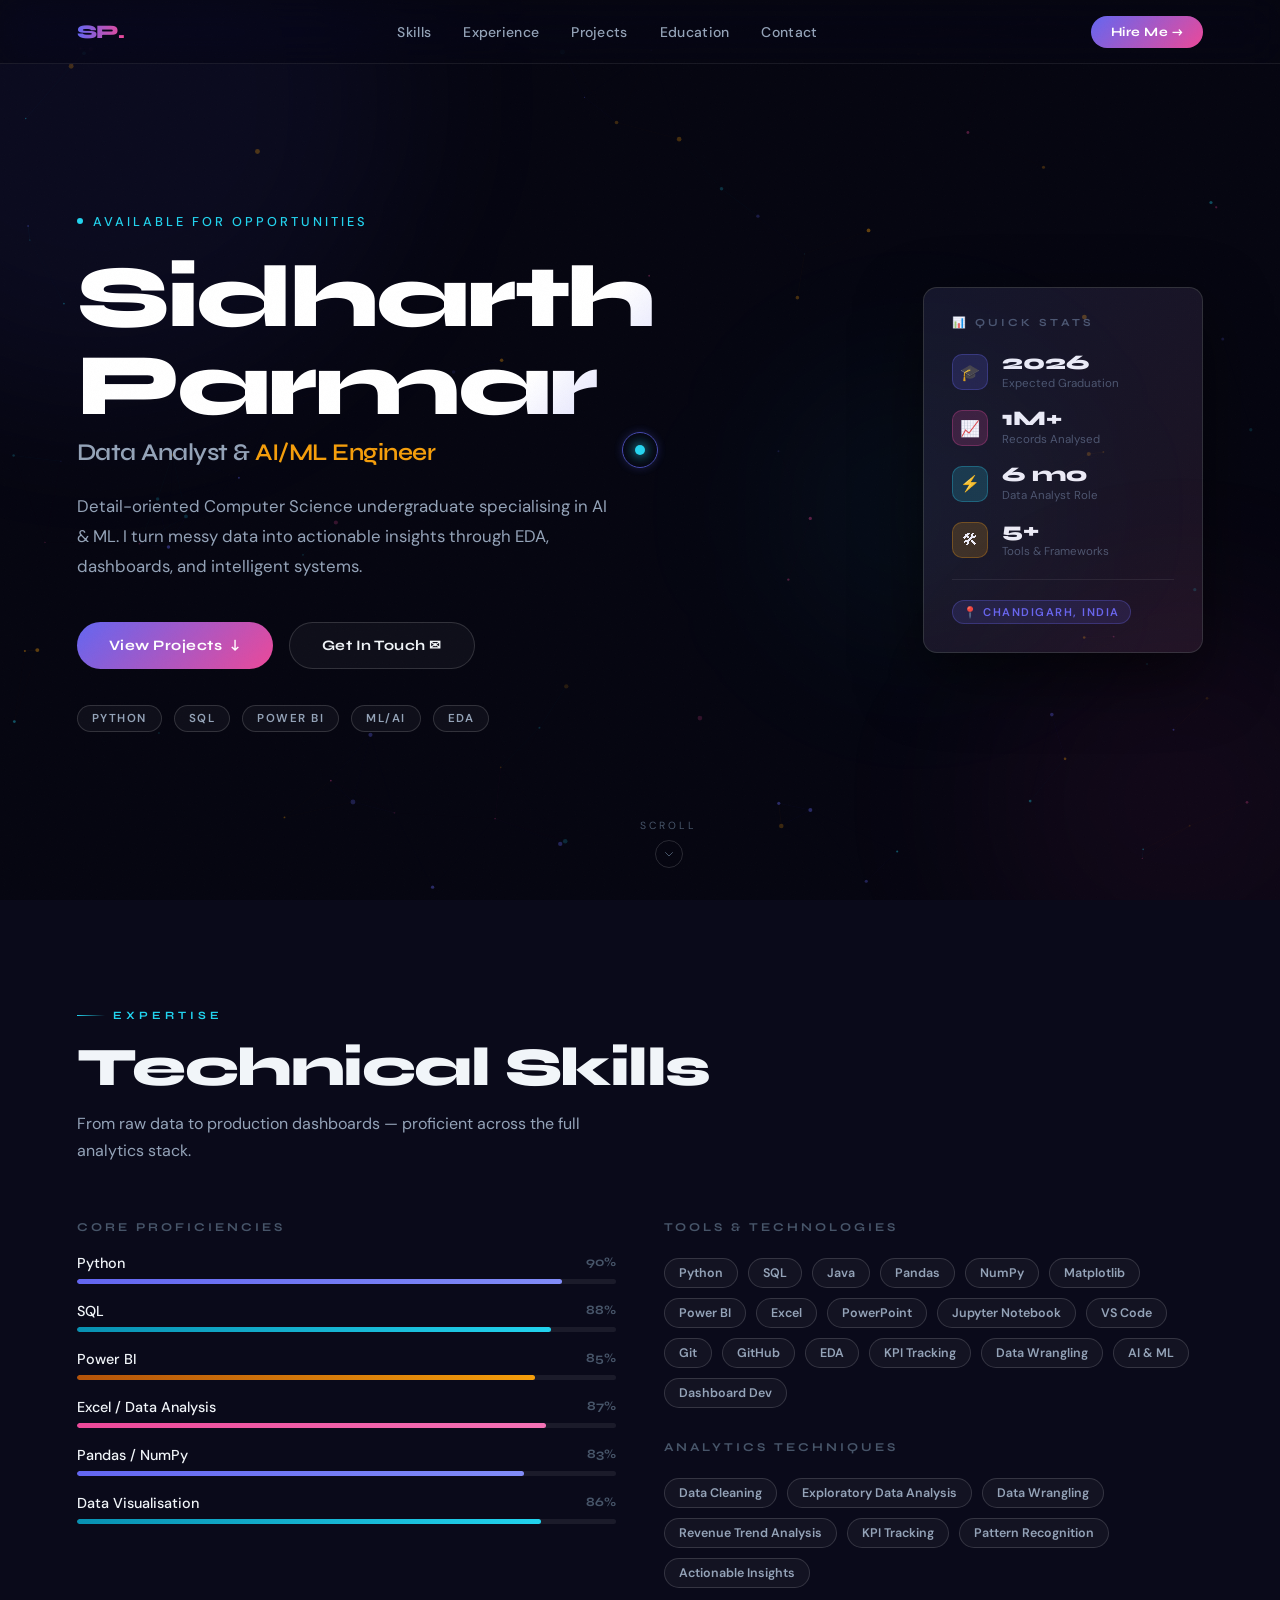
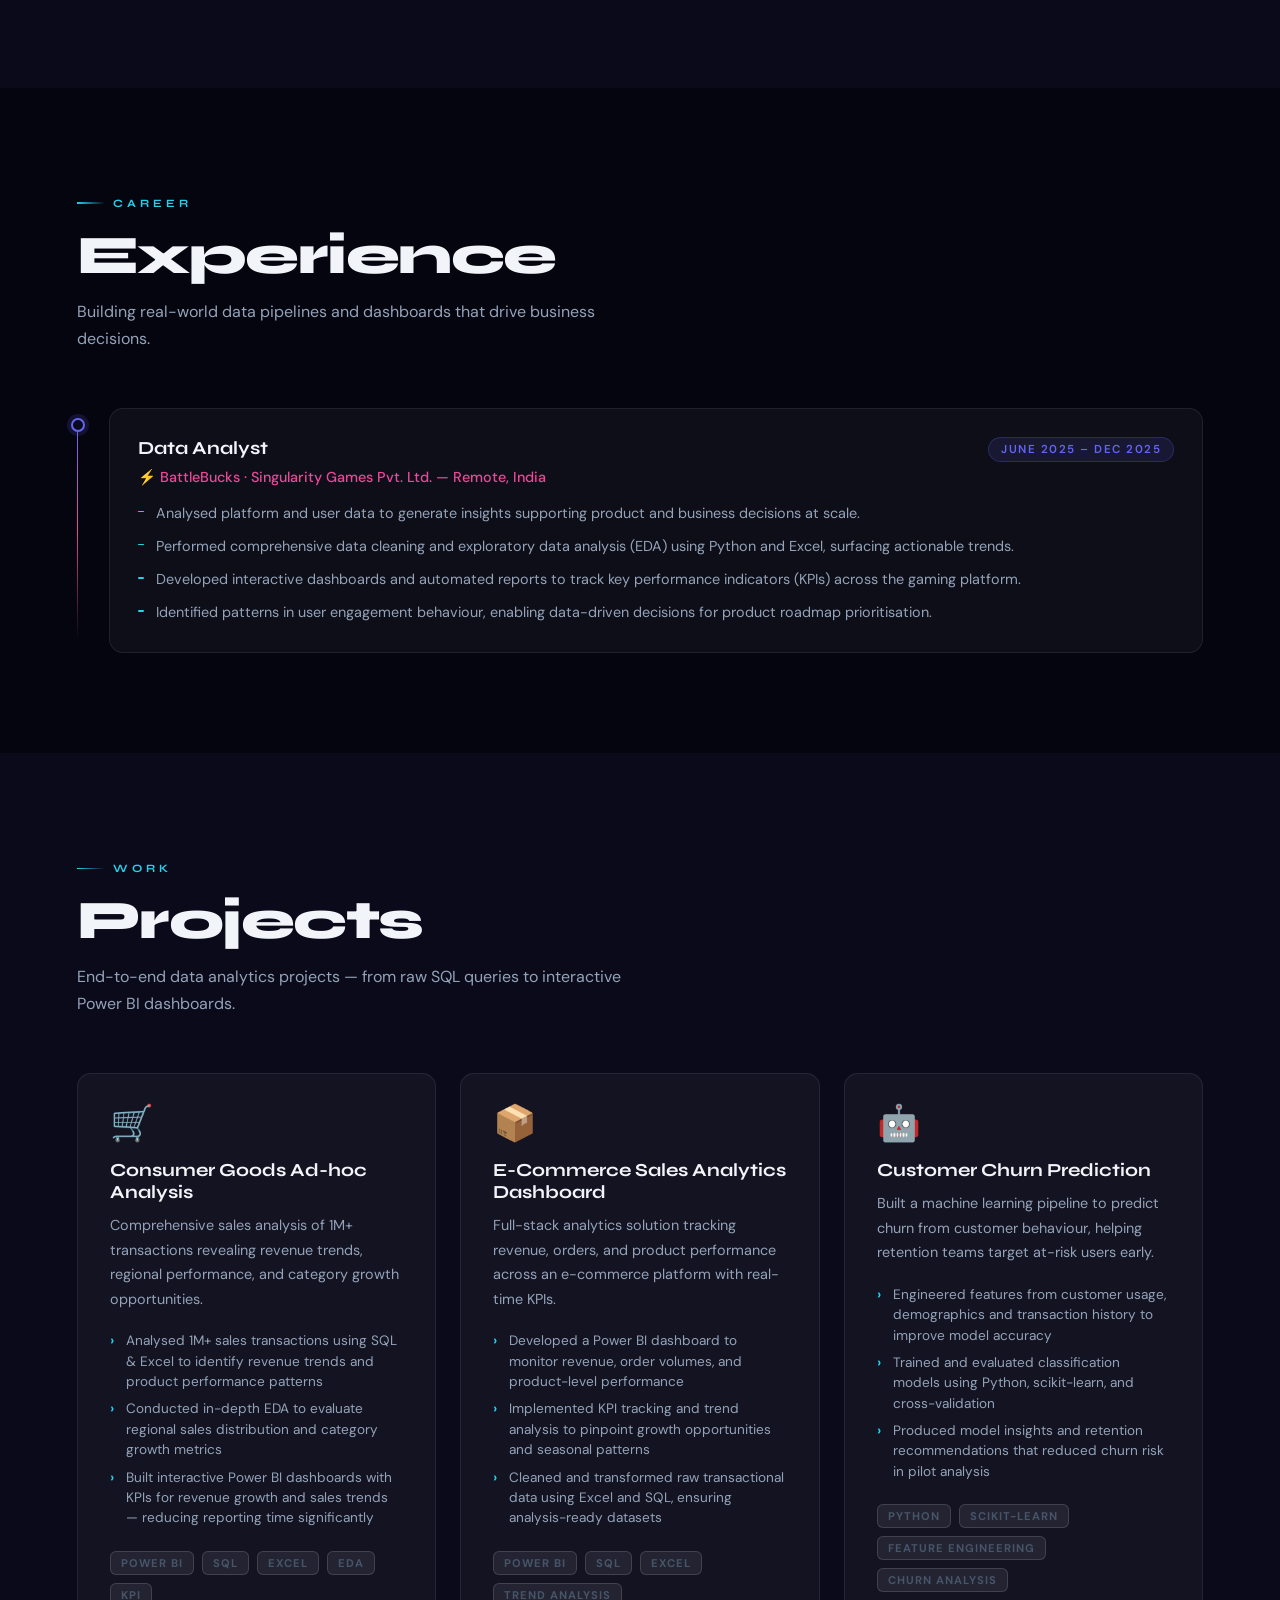
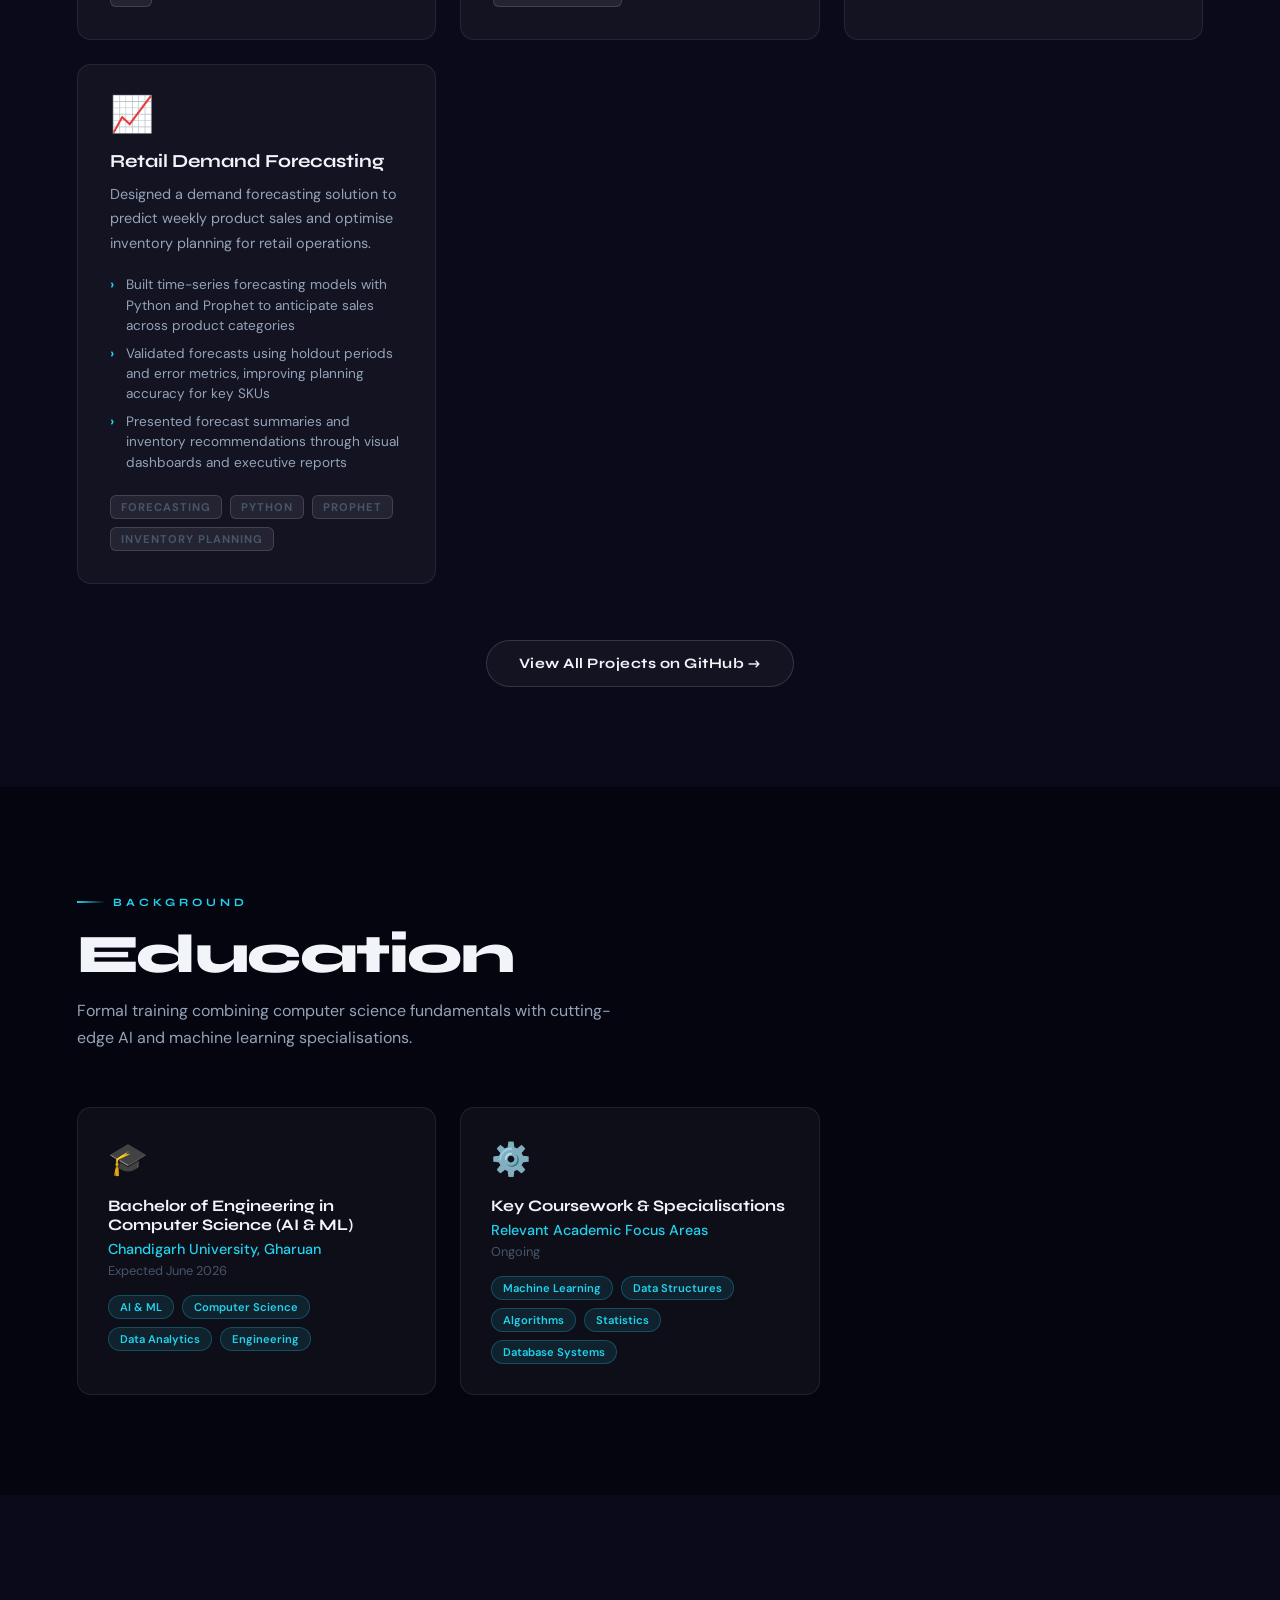
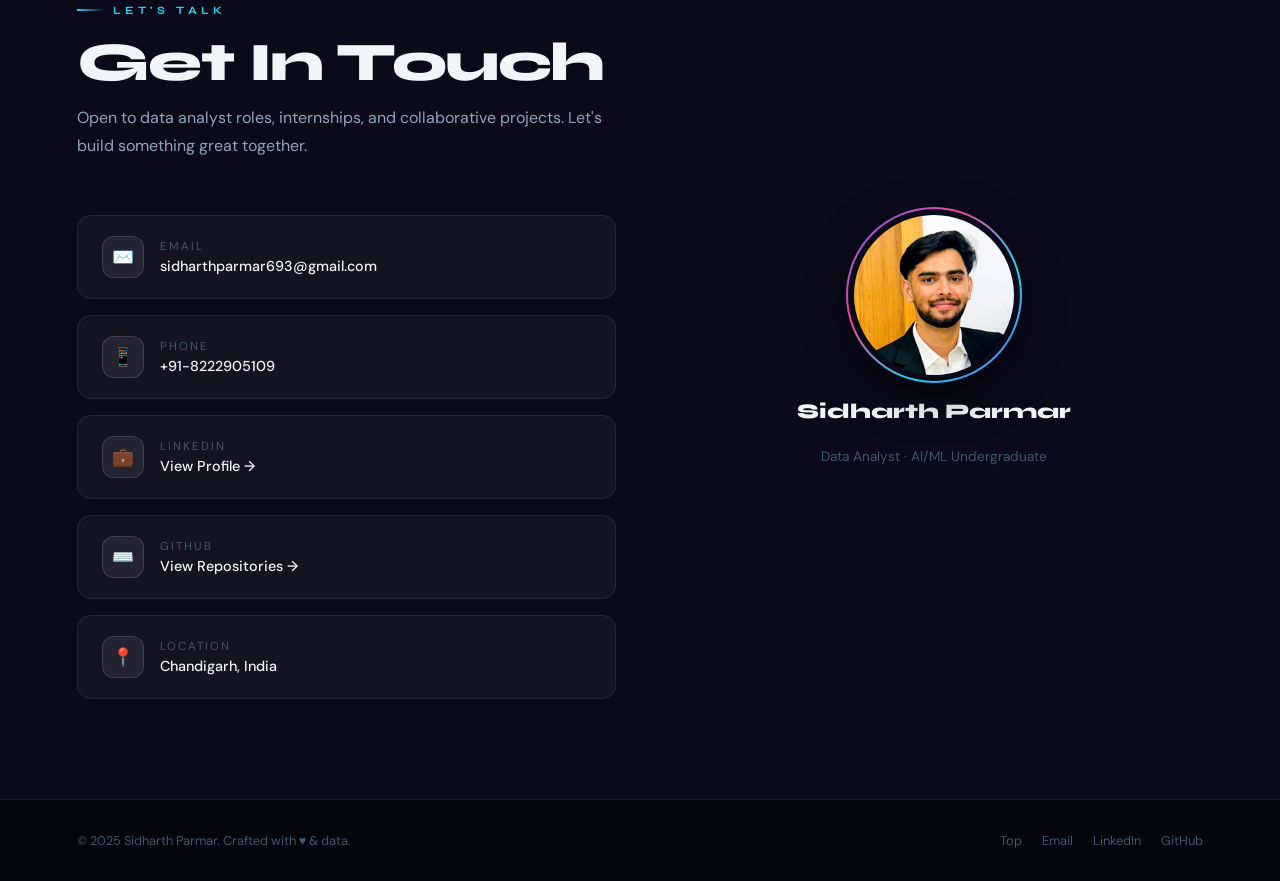
<file: port.html>
<!DOCTYPE html>
<html lang="en">
<head>
<meta charset="UTF-8"/>
<meta name="viewport" content="width=device-width,initial-scale=1.0"/>
<title>Sidharth Parmar — Data Analyst & AI/ML Engineer</title>
<link rel="preconnect" href="https://fonts.googleapis.com"/>
<link rel="preconnect" href="https://fonts.gstatic.com" crossorigin/>
<link href="https://fonts.googleapis.com/css2?family=Syne:wght@400;500;600;700;800&family=DM+Sans:ital,wght@0,300;0,400;0,500;0,600;1,300&display=swap" rel="stylesheet"/>
<style>
/* ============================================================
   CSS VARIABLES & RESET
============================================================ */
:root{
  --indigo:#6366f1; --indigo-dim:#4338ca; --indigo-glow:rgba(99,102,241,.35);
  --pink:#ec4899;   --pink-dim:#be185d;   --pink-glow:rgba(236,72,153,.3);
  --cyan:#22d3ee;   --cyan-dim:#0891b2;   --cyan-glow:rgba(34,211,238,.3);
  --amber:#f59e0b;  --amber-dim:#b45309;  --amber-glow:rgba(245,158,11,.3);
  --bg:#050510; --bg2:#0a0a1a; --bg3:#0f0f22;
  --surface:rgba(255,255,255,.04); --surface2:rgba(255,255,255,.07);
  --border:rgba(255,255,255,.08); --border2:rgba(255,255,255,.14);
  --text:#f1f5f9; --text2:#94a3b8; --text3:#475569;
  --font-display:'Syne',sans-serif; --font-body:'DM Sans',sans-serif;
  --r:14px; --trans:.3s cubic-bezier(.4,0,.2,1);
}
*,::before,::after{margin:0;padding:0;box-sizing:border-box}
html{scroll-behavior:smooth;font-size:16px}
body{
  background:var(--bg); color:var(--text); font-family:var(--font-body);
  overflow-x:hidden; cursor:none; min-height:100vh;
}
::selection{background:var(--indigo);color:#fff}
 
/* ============================================================
   SCROLLBAR
============================================================ */
::-webkit-scrollbar{width:5px}
::-webkit-scrollbar-track{background:var(--bg2)}
::-webkit-scrollbar-thumb{
  background:linear-gradient(180deg,var(--indigo),var(--pink));
  border-radius:10px;
}
 
/* ============================================================
   NOISE OVERLAY
============================================================ */
body::before{
  content:''; position:fixed; inset:0; pointer-events:none; z-index:9999;
  background-image:url("data:image/svg+xml,%3Csvg viewBox='0 0 256 256' xmlns='http://www.w3.org/2000/svg'%3E%3Cfilter id='noise'%3E%3CfeTurbulence type='fractalNoise' baseFrequency='0.9' numOctaves='4' stitchTiles='stitch'/%3E%3C/filter%3E%3Crect width='100%25' height='100%25' filter='url(%23noise)' opacity='0.04'/%3E%3C/svg%3E");
  background-size:200px 200px; opacity:.5;
}
 
/* ============================================================
   CURSOR
============================================================ */
#cursor{
  position:fixed;width:10px;height:10px;
  background:var(--cyan); border-radius:50%;
  pointer-events:none; z-index:10000;
  transform:translate(-50%,-50%);
  transition:background .2s, transform .1s;
  box-shadow:0 0 12px var(--cyan),0 0 24px var(--cyan-glow);
  mix-blend-mode:screen;
}
#cursor-ring{
  position:fixed;width:36px;height:36px;
  border:1.5px solid var(--indigo); border-radius:50%;
  pointer-events:none; z-index:9999;
  transform:translate(-50%,-50%);
  transition:all .12s ease-out;
  opacity:.7;
  box-shadow:0 0 8px var(--indigo-glow);
}
body:has(a:hover) #cursor,body:has(button:hover) #cursor{
  transform:translate(-50%,-50%) scale(2.5);
  background:var(--pink);
}
body:has(a:hover) #cursor-ring,body:has(button:hover) #cursor-ring{
  transform:translate(-50%,-50%) scale(1.6);
  border-color:var(--pink);
}
 
/* ============================================================
   LOADING SCREEN
============================================================ */
#loader{
  position:fixed;inset:0;background:var(--bg);z-index:100000;
  display:flex;flex-direction:column;align-items:center;justify-content:center;
  gap:28px; transition:opacity .6s ease,visibility .6s ease;
}
#loader.done{opacity:0;visibility:hidden}
.loader-initials{
  font-family:var(--font-display); font-size:72px; font-weight:800;
  background:linear-gradient(135deg,var(--indigo),var(--pink),var(--cyan));
  -webkit-background-clip:text; -webkit-text-fill-color:transparent;
  background-clip:text; letter-spacing:-2px;
  animation:pulse-load 1.2s ease-in-out infinite alternate;
}
@keyframes pulse-load{from{opacity:.6;transform:scale(.97)}to{opacity:1;transform:scale(1.03)}}
.loader-bar-wrap{
  width:220px;height:3px;background:var(--surface2);border-radius:99px;overflow:hidden;
}
.loader-bar{
  height:100%;width:0%;border-radius:99px;
  background:linear-gradient(90deg,var(--indigo),var(--pink),var(--cyan),var(--amber));
  animation:load-bar 1.8s ease-in-out forwards;
}
@keyframes load-bar{0%{width:0%}60%{width:80%}100%{width:100%}}
.loader-text{
  font-family:var(--font-body);font-size:.8rem;letter-spacing:4px;
  text-transform:uppercase;color:var(--text3);
}
 
/* ============================================================
   PARTICLE CANVAS
============================================================ */
#particle-canvas{
  position:fixed;inset:0;z-index:0;pointer-events:none;opacity:.55;
}
 
/* ============================================================
   NAVBAR
============================================================ */
nav{
  position:fixed;top:0;left:0;right:0;z-index:1000;
  padding:0 6%;
  background:rgba(5,5,16,.6);
  backdrop-filter:blur(20px) saturate(180%);
  -webkit-backdrop-filter:blur(20px) saturate(180%);
  border-bottom:1px solid var(--border);
  display:flex;align-items:center;justify-content:space-between;
  height:64px; transition:background var(--trans);
}
nav.scrolled{background:rgba(5,5,16,.88)}
.nav-logo{
  font-family:var(--font-display);font-weight:800;font-size:1.2rem;
  background:linear-gradient(90deg,var(--indigo),var(--pink));
  -webkit-background-clip:text;-webkit-text-fill-color:transparent;background-clip:text;
  text-decoration:none; letter-spacing:-0.5px;
}
.nav-links{display:flex;gap:2rem;list-style:none}
.nav-links a{
  font-family:var(--font-body);font-size:.875rem;font-weight:500;
  color:var(--text2);text-decoration:none;letter-spacing:.3px;
  position:relative;padding-bottom:4px;transition:color var(--trans);
}
.nav-links a::after{
  content:'';position:absolute;bottom:0;left:0;width:0;height:2px;
  background:linear-gradient(90deg,var(--indigo),var(--cyan));
  border-radius:2px;transition:width var(--trans);
}
.nav-links a:hover{color:var(--text)}
.nav-links a:hover::after{width:100%}
.nav-cta{
  font-family:var(--font-display);font-size:.8rem;font-weight:700;
  padding:8px 20px;border-radius:99px;text-decoration:none;
  background:linear-gradient(135deg,var(--indigo),var(--pink));
  color:#fff;letter-spacing:.5px;
  transition:transform var(--trans),box-shadow var(--trans);
}
.nav-cta:hover{transform:translateY(-2px);box-shadow:0 8px 24px var(--indigo-glow)}
.nav-hamburger{display:none;flex-direction:column;gap:5px;cursor:none;background:none;border:none;padding:4px}
.nav-hamburger span{display:block;width:24px;height:2px;background:var(--text2);border-radius:2px;transition:all .3s}
.mobile-menu{
  display:none;position:fixed;top:64px;left:0;right:0;
  background:rgba(5,5,16,.97);backdrop-filter:blur(20px);
  border-bottom:1px solid var(--border);z-index:999;
  padding:24px 6%;flex-direction:column;gap:20px;
}
.mobile-menu.open{display:flex}
.mobile-menu a{
  font-family:var(--font-body);font-size:1.1rem;font-weight:500;
  color:var(--text2);text-decoration:none;
}
 
/* ============================================================
   SECTIONS BASE
============================================================ */
section{position:relative;z-index:1;padding:100px 6%}
.section-label{
  display:inline-flex;align-items:center;gap:8px;
  font-family:var(--font-display);font-size:.7rem;font-weight:700;
  letter-spacing:4px;text-transform:uppercase;
  color:var(--cyan);margin-bottom:16px;
}
.section-label::before{
  content:''; display:block;width:28px;height:1.5px;
  background:linear-gradient(90deg,var(--cyan),transparent);
}
.section-title{
  font-family:var(--font-display);font-size:clamp(2rem,5vw,3.4rem);
  font-weight:800;line-height:1.1;letter-spacing:-1.5px;
  color:var(--text);margin-bottom:12px;
}
.section-sub{
  font-size:1rem;color:var(--text2);max-width:560px;
  line-height:1.7;margin-bottom:56px;
}
.reveal{opacity:0;transform:translateY(32px);transition:opacity .7s ease,transform .7s ease}
.reveal.visible{opacity:1;transform:translateY(0)}
 
/* ============================================================
   HERO
============================================================ */
#hero{
  min-height:100vh;display:flex;align-items:center;
  padding-top:100px;padding-bottom:60px;
  position:relative;overflow:hidden;
}
.hero-grid{
  display:grid;grid-template-columns:1fr auto;
  gap:60px;align-items:center;width:100%;max-width:1200px;margin:0 auto;
}
.hero-eyebrow{
  display:inline-flex;align-items:center;gap:10px;
  font-family:var(--font-body);font-size:.8rem;font-weight:500;letter-spacing:3px;
  text-transform:uppercase;color:var(--cyan);margin-bottom:24px;
  animation:fadeUp .8s ease both;
}
.hero-eyebrow-dot{
  width:6px;height:6px;border-radius:50%;background:var(--cyan);
  animation:blink 1.4s infinite;
}
@keyframes blink{0%,100%{opacity:1}50%{opacity:.2}}
.hero-name{
  font-family:var(--font-display);font-size:clamp(2.8rem,7vw,5.5rem);
  font-weight:800;letter-spacing:-3px;line-height:1;
  margin-bottom:8px;animation:fadeUp .9s .1s ease both;
  background:linear-gradient(135deg,#fff 30%,var(--indigo) 60%,var(--pink) 90%);
  -webkit-background-clip:text;-webkit-text-fill-color:transparent;background-clip:text;
  background-size:200% 200%; animation:shimmer 4s ease infinite,fadeUp .9s .1s ease both;
}
@keyframes shimmer{
  0%{background-position:0% 50%}50%{background-position:100% 50%}100%{background-position:0% 50%}
}
@keyframes fadeUp{from{opacity:0;transform:translateY(28px)}to{opacity:1;transform:translateY(0)}}
.hero-title{
  font-family:var(--font-display);font-size:clamp(1rem,2.5vw,1.5rem);
  font-weight:600;color:var(--text2);letter-spacing:-0.5px;
  margin-bottom:24px;animation:fadeUp .9s .2s ease both;
}
.hero-title span{color:var(--amber)}
.hero-desc{
  font-size:1.05rem;color:var(--text2);line-height:1.8;
  max-width:540px;margin-bottom:40px;animation:fadeUp .9s .3s ease both;
}
.hero-ctas{display:flex;gap:16px;flex-wrap:wrap;animation:fadeUp .9s .4s ease both}
.btn-primary{
  font-family:var(--font-display);font-weight:700;font-size:.9rem;
  padding:14px 32px;border-radius:99px;text-decoration:none;
  background:linear-gradient(135deg,var(--indigo),var(--pink));
  color:#fff;letter-spacing:.5px;display:inline-flex;align-items:center;gap:8px;
  transition:all var(--trans);position:relative;overflow:hidden;
}
.btn-primary::before{
  content:'';position:absolute;inset:0;
  background:linear-gradient(135deg,var(--pink),var(--indigo));
  opacity:0;transition:opacity var(--trans);
}
.btn-primary:hover{transform:translateY(-3px);box-shadow:0 16px 40px var(--indigo-glow)}
.btn-primary:hover::before{opacity:1}
.btn-primary span{position:relative;z-index:1}
.btn-secondary{
  font-family:var(--font-display);font-weight:700;font-size:.9rem;
  padding:14px 32px;border-radius:99px;text-decoration:none;
  color:var(--text);letter-spacing:.5px;display:inline-flex;align-items:center;gap:8px;
  border:1.5px solid var(--border2);
  transition:all var(--trans);background:var(--surface);
}
.btn-secondary:hover{
  border-color:var(--indigo);background:var(--indigo-glow);
  transform:translateY(-3px);
}
.hero-badges{
  display:flex;gap:12px;flex-wrap:wrap;margin-top:36px;
  animation:fadeUp .9s .5s ease both;
}
.badge{
  font-size:.72rem;font-weight:600;letter-spacing:1.5px;text-transform:uppercase;
  padding:5px 14px;border-radius:99px;
  border:1px solid var(--border2);color:var(--text2);background:var(--surface);
}
 
/* 3D Floating Card */
.hero-card-wrap{
  perspective:1000px;animation:fadeUp .9s .3s ease both;
}
.hero-card{
  width:280px;background:var(--surface);
  border:1px solid var(--border2);border-radius:var(--r);
  padding:28px;
  box-shadow:0 24px 64px rgba(0,0,0,.6);
  transform-style:preserve-3d;
  animation:float 5s ease-in-out infinite;
  transition:transform .1s ease-out;
  position:relative;overflow:hidden;
}
.hero-card::before{
  content:'';position:absolute;inset:0;
  background:linear-gradient(135deg,rgba(99,102,241,.08),rgba(236,72,153,.06));
}
@keyframes float{
  0%,100%{transform:rotateX(4deg) rotateY(-6deg) translateY(0)}
  50%{transform:rotateX(-4deg) rotateY(6deg) translateY(-14px)}
}
.hero-card-header{
  font-family:var(--font-display);font-size:.68rem;font-weight:700;
  letter-spacing:3px;text-transform:uppercase;color:var(--text3);margin-bottom:24px;
}
.stat-row{display:flex;flex-direction:column;gap:18px}
.stat-item{display:flex;align-items:center;gap:14px}
.stat-icon{
  width:36px;height:36px;border-radius:10px;
  display:flex;align-items:center;justify-content:center;font-size:1rem;
  flex-shrink:0;
}
.stat-icon.indigo{background:rgba(99,102,241,.18);border:1px solid rgba(99,102,241,.3)}
.stat-icon.pink{background:rgba(236,72,153,.18);border:1px solid rgba(236,72,153,.3)}
.stat-icon.cyan{background:rgba(34,211,238,.18);border:1px solid rgba(34,211,238,.3)}
.stat-icon.amber{background:rgba(245,158,11,.18);border:1px solid rgba(245,158,11,.3)}
.stat-val{font-family:var(--font-display);font-size:1.3rem;font-weight:800;color:var(--text);line-height:1}
.stat-lbl{font-size:.72rem;color:var(--text3);margin-top:2px}
.hero-card-divider{height:1px;background:var(--border);margin:20px 0}
.card-tag{
  font-size:.7rem;font-weight:600;letter-spacing:1.5px;text-transform:uppercase;
  padding:4px 10px;border-radius:99px;
  background:rgba(99,102,241,.15);border:1px solid rgba(99,102,241,.3);
  color:var(--indigo);display:inline-block;
}
.hero-scroll{
  position:absolute;bottom:32px;left:50%;transform:translateX(-50%);
  display:flex;flex-direction:column;align-items:center;gap:8px;
  animation:fadeUp 1s .8s ease both;
}
.scroll-text{font-size:.65rem;letter-spacing:3px;text-transform:uppercase;color:var(--text3)}
.scroll-arrow{
  width:28px;height:28px;border:1.5px solid var(--border2);
  border-radius:50%;display:flex;align-items:center;justify-content:center;
  animation:bounce 1.8s infinite;
}
.scroll-arrow svg{width:12px;height:12px;stroke:var(--text3)}
@keyframes bounce{0%,100%{transform:translateY(0)}50%{transform:translateY(5px)}}
 
/* ============================================================
   SKILLS
============================================================ */
#skills{background:var(--bg2)}
.skills-grid{display:grid;grid-template-columns:1fr 1fr;gap:48px}
.skill-group-title{
  font-family:var(--font-display);font-size:.75rem;font-weight:700;
  letter-spacing:3px;text-transform:uppercase;color:var(--text3);margin-bottom:20px;
}
.skill-bars{display:flex;flex-direction:column;gap:18px}
.skill-bar-item{}
.skill-bar-top{display:flex;justify-content:space-between;margin-bottom:7px}
.skill-name{font-size:.9rem;font-weight:500;color:var(--text)}
.skill-pct{font-family:var(--font-display);font-size:.8rem;font-weight:700;color:var(--text3)}
.skill-track{
  height:5px;background:var(--surface2);border-radius:99px;overflow:hidden;
}
.skill-fill{
  height:100%;border-radius:99px;width:0%;transition:width 1.2s cubic-bezier(.4,0,.2,1);
}
.skill-fill.indigo{background:linear-gradient(90deg,var(--indigo),#818cf8)}
.skill-fill.pink{background:linear-gradient(90deg,var(--pink),#f472b6)}
.skill-fill.cyan{background:linear-gradient(90deg,var(--cyan-dim),var(--cyan))}
.skill-fill.amber{background:linear-gradient(90deg,var(--amber-dim),var(--amber))}
.chips-wrap{display:flex;flex-wrap:wrap;gap:10px;margin-top:24px}
.chip{
  font-size:.78rem;font-weight:600;padding:6px 14px;border-radius:99px;
  border:1px solid var(--border2);color:var(--text2);background:var(--surface);
  transition:all var(--trans);cursor:default;
}
.chip:hover{border-color:var(--indigo);color:var(--indigo);background:rgba(99,102,241,.08)}
.chip.pink:hover{border-color:var(--pink);color:var(--pink);background:rgba(236,72,153,.08)}
.chip.cyan:hover{border-color:var(--cyan);color:var(--cyan);background:rgba(34,211,238,.08)}
.chip.amber:hover{border-color:var(--amber);color:var(--amber);background:rgba(245,158,11,.08)}
 
/* ============================================================
   EXPERIENCE
============================================================ */
.timeline{display:flex;flex-direction:column;gap:0;position:relative;padding-left:32px}
.timeline::before{
  content:'';position:absolute;left:0;top:12px;bottom:12px;width:1.5px;
  background:linear-gradient(180deg,var(--indigo),var(--pink),transparent);
}
.tl-item{position:relative;padding-bottom:52px}
.tl-item:last-child{padding-bottom:0}
.tl-dot{
  position:absolute;left:-38px;top:10px;
  width:14px;height:14px;border-radius:50%;
  background:var(--bg2);border:2.5px solid var(--indigo);
  box-shadow:0 0 0 4px rgba(99,102,241,.15);
  transition:all var(--trans);
}
.tl-item:hover .tl-dot{
  border-color:var(--pink);box-shadow:0 0 0 6px rgba(236,72,153,.15),0 0 16px var(--pink-glow);
}
.tl-card{
  background:var(--surface);border:1px solid var(--border);
  border-radius:var(--r);padding:28px;
  transition:all var(--trans);position:relative;overflow:hidden;
}
.tl-card::before{
  content:'';position:absolute;inset:0;
  background:linear-gradient(135deg,rgba(99,102,241,.05) 0%,transparent 60%);
  opacity:0;transition:opacity var(--trans);
}
.tl-item:hover .tl-card{
  border-color:var(--border2);
  box-shadow:0 0 0 1px rgba(99,102,241,.2),0 16px 48px rgba(0,0,0,.4),0 0 40px var(--indigo-glow);
  transform:translateX(6px);
}
.tl-item:hover .tl-card::before{opacity:1}
.tl-header{display:flex;justify-content:space-between;align-items:flex-start;gap:16px;margin-bottom:6px;flex-wrap:wrap}
.tl-role{font-family:var(--font-display);font-size:1.15rem;font-weight:700;color:var(--text)}
.tl-date{
  font-size:.72rem;font-weight:600;letter-spacing:1.5px;text-transform:uppercase;
  padding:4px 12px;border-radius:99px;
  background:rgba(99,102,241,.12);border:1px solid rgba(99,102,241,.25);
  color:var(--indigo);white-space:nowrap;
}
.tl-company{font-size:.9rem;color:var(--pink);font-weight:500;margin-bottom:16px}
.tl-bullets{list-style:none;display:flex;flex-direction:column;gap:10px}
.tl-bullets li{
  font-size:.9rem;color:var(--text2);line-height:1.6;padding-left:18px;position:relative;
}
.tl-bullets li::before{
  content:''; position:absolute;left:0;top:9px;
  width:6px;height:1.5px;background:var(--cyan);border-radius:1px;
}
 
/* ============================================================
   PROJECTS
============================================================ */
#projects{background:var(--bg2)}
.projects-grid{display:grid;grid-template-columns:repeat(auto-fill,minmax(340px,1fr));gap:24px}
.proj-card{
  background:var(--surface);border:1px solid var(--border);
  border-radius:var(--r);padding:32px;
  transition:all var(--trans);position:relative;overflow:hidden;cursor:default;
}
.proj-card::before{
  content:'';position:absolute;inset:0;
  background:linear-gradient(135deg,var(--indigo),var(--pink));
  opacity:0;transition:opacity .5s ease;
  transform:translateX(-100%) skewX(-15deg);
  transition:transform .6s ease,opacity .4s ease;
}
.proj-card:hover::before{opacity:.05;transform:translateX(100%) skewX(-15deg)}
.proj-card:hover{
  border-color:var(--border2);transform:translateY(-6px);
  box-shadow:0 24px 64px rgba(0,0,0,.5),0 0 32px var(--indigo-glow);
}
.proj-emoji{font-size:2.2rem;margin-bottom:18px;display:block;line-height:1}
.proj-title{font-family:var(--font-display);font-size:1.15rem;font-weight:700;color:var(--text);margin-bottom:10px}
.proj-desc{font-size:.9rem;color:var(--text2);line-height:1.7;margin-bottom:20px}
.proj-bullets{list-style:none;display:flex;flex-direction:column;gap:7px;margin-bottom:22px}
.proj-bullets li{font-size:.85rem;color:var(--text2);padding-left:16px;position:relative;line-height:1.5}
.proj-bullets li::before{content:'›';position:absolute;left:0;color:var(--cyan);font-weight:700}
.proj-tags{display:flex;flex-wrap:wrap;gap:8px}
.proj-tag{
  font-size:.7rem;font-weight:700;letter-spacing:1px;text-transform:uppercase;
  padding:4px 10px;border-radius:6px;
  background:var(--surface2);border:1px solid var(--border2);color:var(--text3);
  transition:all .2s;
}
.proj-card:hover .proj-tag{border-color:rgba(99,102,241,.3);color:var(--indigo)}
 
/* ============================================================
   EDUCATION
============================================================ */
.edu-cards{display:grid;grid-template-columns:repeat(auto-fill,minmax(300px,1fr));gap:24px}
.edu-card{
  background:var(--surface);border:1px solid var(--border);border-radius:var(--r);
  padding:30px;transition:all var(--trans);
}
.edu-card:hover{
  border-color:var(--cyan);
  box-shadow:0 0 0 1px rgba(34,211,238,.2),0 16px 48px rgba(0,0,0,.4),0 0 32px var(--cyan-glow);
  transform:translateY(-4px);
}
.edu-icon{font-size:2rem;margin-bottom:16px}
.edu-deg{font-family:var(--font-display);font-size:1rem;font-weight:700;color:var(--text);margin-bottom:6px}
.edu-inst{font-size:.9rem;color:var(--cyan);font-weight:500;margin-bottom:4px}
.edu-year{font-size:.8rem;color:var(--text3)}
.edu-badges{display:flex;flex-wrap:wrap;gap:8px;margin-top:16px}
.edu-badge{
  font-size:.7rem;font-weight:600;padding:4px 11px;border-radius:99px;
  background:rgba(34,211,238,.1);border:1px solid rgba(34,211,238,.25);color:var(--cyan);
}
 
/* ============================================================
   CONTACT
============================================================ */
#contact{background:var(--bg2)}
.contact-grid{display:grid;grid-template-columns:1fr 1fr;gap:48px;align-items:start}
.contact-info{display:flex;flex-direction:column;gap:16px}
.contact-card{
  background:var(--surface);border:1px solid var(--border);border-radius:var(--r);
  padding:20px 24px;display:flex;align-items:center;gap:16px;
  transition:all var(--trans);text-decoration:none;
}
.contact-card:hover{
  border-color:var(--border2);background:var(--surface2);
  transform:translateX(6px);
  box-shadow:0 0 24px var(--indigo-glow);
}
.contact-icon{
  width:42px;height:42px;border-radius:12px;
  display:flex;align-items:center;justify-content:center;font-size:1.1rem;
  flex-shrink:0;background:var(--surface2);border:1px solid var(--border2);
}
.contact-label{font-size:.72rem;letter-spacing:2px;text-transform:uppercase;color:var(--text3);margin-bottom:3px}
.contact-val{font-size:.9rem;font-weight:500;color:var(--text)}
.avatar-wrap{display:flex;flex-direction:column;align-items:center;gap:24px}
.avatar{
  width:160px;height:160px;border-radius:50%;
  background:linear-gradient(135deg,var(--indigo),var(--pink),var(--cyan));
  display:flex;align-items:center;justify-content:center;
  font-family:var(--font-display);font-size:3.5rem;font-weight:800;color:#fff;
  position:relative;cursor:none;
  box-shadow:0 0 0 4px var(--bg2),0 0 0 6px rgba(99,102,241,.3),0 16px 48px rgba(0,0,0,.5);
}
.avatar-img{
  width:100%;height:100%;object-fit:cover;border-radius:50%;
  filter:brightness(1.05) contrast(1.1) saturate(1.1);
  image-rendering:crisp-edges;
}
.avatar::before{
  content:'';position:absolute;inset:-8px;border-radius:50%;
  border:2px solid transparent;
  background:linear-gradient(var(--bg2),var(--bg2)) padding-box,
             linear-gradient(135deg,var(--indigo),var(--pink),var(--cyan),var(--indigo)) border-box;
  animation:spin-border 6s linear infinite;
}
@keyframes spin-border{from{transform:rotate(0)}to{transform:rotate(360deg)}}
.ripple-effect{
  position:absolute;border-radius:50%;
  background:rgba(99,102,241,.3);
  animation:ripple 1.4s ease-out forwards;pointer-events:none;
}
@keyframes ripple{from{opacity:.6;transform:scale(.1)}to{opacity:0;transform:scale(4)}}
.avatar-name{font-family:var(--font-display);font-size:1.3rem;font-weight:800;color:var(--text)}
.avatar-role{font-size:.85rem;color:var(--text3)}
 
/* ============================================================
   FOOTER
============================================================ */
footer{
  padding:32px 6%;border-top:1px solid var(--border);
  display:flex;justify-content:space-between;align-items:center;
  flex-wrap:wrap;gap:12px;position:relative;z-index:1;
}
.footer-copy{font-size:.8rem;color:var(--text3)}
.footer-links{display:flex;gap:20px}
.footer-links a{
  font-size:.8rem;color:var(--text3);text-decoration:none;
  transition:color .2s;
}
.footer-links a:hover{color:var(--cyan)}
 
/* ============================================================
   GLOW ORBS
============================================================ */
.orb{
  position:fixed;border-radius:50%;filter:blur(80px);
  pointer-events:none;z-index:0;
}
.orb1{width:600px;height:600px;background:rgba(99,102,241,.06);top:-200px;left:-200px}
.orb2{width:400px;height:400px;background:rgba(236,72,153,.05);bottom:-100px;right:-100px}
.orb3{width:300px;height:300px;background:rgba(34,211,238,.04);top:40%;left:60%}
 
/* ============================================================
   RESPONSIVE
============================================================ */
@media(max-width:900px){
  .hero-grid{grid-template-columns:1fr;text-align:center}
  .hero-card-wrap{display:none}
  .hero-ctas,.hero-eyebrow,.hero-badges{justify-content:center}
  .hero-desc{margin:0 auto 40px}
  .skills-grid{grid-template-columns:1fr}
  .contact-grid{grid-template-columns:1fr}
  .avatar-wrap{display:none}
  .nav-links,.nav-cta{display:none}
  .nav-hamburger{display:flex}
}
@media(max-width:600px){
  section{padding:80px 5%}
  .timeline{padding-left:20px}
  .tl-dot{left:-26px}
}
</style>
</head>
<body>
 
<!-- ═══ LOADING SCREEN ═══ -->
<div id="loader">
  <div class="loader-initials">SP</div>
  <div class="loader-bar-wrap"><div class="loader-bar"></div></div>
  <div class="loader-text">Initialising portfolio</div>
</div>
 
<!-- ═══ CURSOR ═══ -->
<div id="cursor"></div>
<div id="cursor-ring"></div>
 
<!-- ═══ GLOW ORBS ═══ -->
<div class="orb orb1"></div>
<div class="orb orb2"></div>
<div class="orb orb3"></div>
 
<!-- ═══ PARTICLE CANVAS ═══ -->
<canvas id="particle-canvas"></canvas>
 
<!-- ═══ NAVBAR ═══ -->
<nav id="navbar">
  <a href="#hero" class="nav-logo">SP.</a>
  <ul class="nav-links">
    <li><a href="#skills">Skills</a></li>
    <li><a href="#experience">Experience</a></li>
    <li><a href="#projects">Projects</a></li>
    <li><a href="#education">Education</a></li>
    <li><a href="#contact">Contact</a></li>
  </ul>
  <a href="mailto:sidharthparmar693@gmail.com" class="nav-cta">Hire Me →</a>
  <button class="nav-hamburger" id="hamburger" aria-label="Menu">
    <span></span><span></span><span></span>
  </button>
</nav>
<div class="mobile-menu" id="mobileMenu">
  <a href="#skills" onclick="closeMobile()">Skills</a>
  <a href="#experience" onclick="closeMobile()">Experience</a>
  <a href="#projects" onclick="closeMobile()">Projects</a>
  <a href="#education" onclick="closeMobile()">Education</a>
  <a href="#contact" onclick="closeMobile()">Contact</a>
  <a href="mailto:sidharthparmar693@gmail.com" class="nav-cta" style="width:fit-content">Hire Me →</a>
</div>
 
<!-- ═══════════════════════════════════════════════════════════
     HERO
═══════════════════════════════════════════════════════════ -->
<section id="hero">
  <div class="hero-grid">
    <div>
      <div class="hero-eyebrow">
        <span class="hero-eyebrow-dot"></span>
        Available for opportunities
      </div>
      <h1 class="hero-name">Sidharth<br>Parmar</h1>
      <p class="hero-title">Data Analyst &amp; <span>AI/ML Engineer</span></p>
      <p class="hero-desc">
        Detail-oriented Computer Science undergraduate specialising in AI &amp; ML.
        I turn messy data into actionable insights through EDA, dashboards, and intelligent systems.
      </p>
      <div class="hero-ctas">
        <a href="#projects" class="btn-primary"><span>View Projects</span><span>↓</span></a>
        <a href="mailto:sidharthparmar693@gmail.com" class="btn-secondary">Get In Touch ✉</a>
      </div>
      <div class="hero-badges">
        <span class="badge">Python</span>
        <span class="badge">SQL</span>
        <span class="badge">Power BI</span>
        <span class="badge">ML/AI</span>
        <span class="badge">EDA</span>
      </div>
    </div>
    <div class="hero-card-wrap" id="heroCard">
      <div class="hero-card" id="card3d">
        <div class="hero-card-header">📊 Quick Stats</div>
        <div class="stat-row">
          <div class="stat-item">
            <div class="stat-icon indigo">🎓</div>
            <div>
              <div class="stat-val">2026</div>
              <div class="stat-lbl">Expected Graduation</div>
            </div>
          </div>
          <div class="stat-item">
            <div class="stat-icon pink">📈</div>
            <div>
              <div class="stat-val">1M+</div>
              <div class="stat-lbl">Records Analysed</div>
            </div>
          </div>
          <div class="stat-item">
            <div class="stat-icon cyan">⚡</div>
            <div>
              <div class="stat-val">6 mo</div>
              <div class="stat-lbl">Data Analyst Role</div>
            </div>
          </div>
          <div class="stat-item">
            <div class="stat-icon amber">🛠</div>
            <div>
              <div class="stat-val">5+</div>
              <div class="stat-lbl">Tools &amp; Frameworks</div>
            </div>
          </div>
        </div>
        <div class="hero-card-divider"></div>
        <span class="card-tag">📍 Chandigarh, India</span>
      </div>
    </div>
  </div>
  <div class="hero-scroll">
    <span class="scroll-text">Scroll</span>
    <div class="scroll-arrow">
      <svg fill="none" viewBox="0 0 24 24" stroke-width="2"><path stroke-linecap="round" stroke-linejoin="round" d="M19 9l-7 7-7-7"/></svg>
    </div>
  </div>
</section>
 
<!-- ═══════════════════════════════════════════════════════════
     SKILLS
═══════════════════════════════════════════════════════════ -->
<section id="skills">
  <div class="reveal">
    <div class="section-label">Expertise</div>
    <h2 class="section-title">Technical Skills</h2>
    <p class="section-sub">From raw data to production dashboards — proficient across the full analytics stack.</p>
  </div>
  <div class="skills-grid reveal">
    <div>
      <div class="skill-group-title">Core Proficiencies</div>
      <div class="skill-bars" id="skillBars">
        <div class="skill-bar-item">
          <div class="skill-bar-top"><span class="skill-name">Python</span><span class="skill-pct">90%</span></div>
          <div class="skill-track"><div class="skill-fill indigo" data-pct="90"></div></div>
        </div>
        <div class="skill-bar-item">
          <div class="skill-bar-top"><span class="skill-name">SQL</span><span class="skill-pct">88%</span></div>
          <div class="skill-track"><div class="skill-fill cyan" data-pct="88"></div></div>
        </div>
        <div class="skill-bar-item">
          <div class="skill-bar-top"><span class="skill-name">Power BI</span><span class="skill-pct">85%</span></div>
          <div class="skill-track"><div class="skill-fill amber" data-pct="85"></div></div>
        </div>
        <div class="skill-bar-item">
          <div class="skill-bar-top"><span class="skill-name">Excel / Data Analysis</span><span class="skill-pct">87%</span></div>
          <div class="skill-track"><div class="skill-fill pink" data-pct="87"></div></div>
        </div>
        <div class="skill-bar-item">
          <div class="skill-bar-top"><span class="skill-name">Pandas / NumPy</span><span class="skill-pct">83%</span></div>
          <div class="skill-track"><div class="skill-fill indigo" data-pct="83"></div></div>
        </div>
        <div class="skill-bar-item">
          <div class="skill-bar-top"><span class="skill-name">Data Visualisation</span><span class="skill-pct">86%</span></div>
          <div class="skill-track"><div class="skill-fill cyan" data-pct="86"></div></div>
        </div>
      </div>
    </div>
    <div>
      <div class="skill-group-title">Tools &amp; Technologies</div>
      <div class="chips-wrap">
        <span class="chip">Python</span>
        <span class="chip pink">SQL</span>
        <span class="chip cyan">Java</span>
        <span class="chip amber">Pandas</span>
        <span class="chip">NumPy</span>
        <span class="chip pink">Matplotlib</span>
        <span class="chip cyan">Power BI</span>
        <span class="chip amber">Excel</span>
        <span class="chip">PowerPoint</span>
        <span class="chip pink">Jupyter Notebook</span>
        <span class="chip cyan">VS Code</span>
        <span class="chip amber">Git</span>
        <span class="chip">GitHub</span>
        <span class="chip pink">EDA</span>
        <span class="chip cyan">KPI Tracking</span>
        <span class="chip amber">Data Wrangling</span>
        <span class="chip">AI &amp; ML</span>
        <span class="chip pink">Dashboard Dev</span>
      </div>
      <div class="skill-group-title" style="margin-top:32px">Analytics Techniques</div>
      <div class="chips-wrap">
        <span class="chip amber">Data Cleaning</span>
        <span class="chip">Exploratory Data Analysis</span>
        <span class="chip pink">Data Wrangling</span>
        <span class="chip cyan">Revenue Trend Analysis</span>
        <span class="chip">KPI Tracking</span>
        <span class="chip amber">Pattern Recognition</span>
        <span class="chip pink">Actionable Insights</span>
      </div>
    </div>
  </div>
</section>
 
<!-- ═══════════════════════════════════════════════════════════
     EXPERIENCE
═══════════════════════════════════════════════════════════ -->
<section id="experience">
  <div class="reveal">
    <div class="section-label">Career</div>
    <h2 class="section-title">Experience</h2>
    <p class="section-sub">Building real-world data pipelines and dashboards that drive business decisions.</p>
  </div>
  <div class="timeline reveal">
    <div class="tl-item">
      <div class="tl-dot"></div>
      <div class="tl-card">
        <div class="tl-header">
          <span class="tl-role">Data Analyst</span>
          <span class="tl-date">June 2025 – Dec 2025</span>
        </div>
        <div class="tl-company">⚡ BattleBucks · Singularity Games Pvt. Ltd. — Remote, India</div>
        <ul class="tl-bullets">
          <li>Analysed platform and user data to generate insights supporting product and business decisions at scale.</li>
          <li>Performed comprehensive data cleaning and exploratory data analysis (EDA) using Python and Excel, surfacing actionable trends.</li>
          <li>Developed interactive dashboards and automated reports to track key performance indicators (KPIs) across the gaming platform.</li>
          <li>Identified patterns in user engagement behaviour, enabling data-driven decisions for product roadmap prioritisation.</li>
        </ul>
      </div>
    </div>
  </div>
</section>
 
<!-- ═══════════════════════════════════════════════════════════
     PROJECTS
═══════════════════════════════════════════════════════════ -->
<section id="projects">
  <div class="reveal">
    <div class="section-label">Work</div>
    <h2 class="section-title">Projects</h2>
    <p class="section-sub">End-to-end data analytics projects — from raw SQL queries to interactive Power BI dashboards.</p>
  </div>
  <div class="projects-grid reveal">
 
    <div class="proj-card">
      <span class="proj-emoji">🛒</span>
      <div class="proj-title">Consumer Goods Ad-hoc Analysis</div>
      <p class="proj-desc">
        Comprehensive sales analysis of 1M+ transactions revealing revenue trends, regional performance, and category growth opportunities.
      </p>
      <ul class="proj-bullets">
        <li>Analysed 1M+ sales transactions using SQL &amp; Excel to identify revenue trends and product performance patterns</li>
        <li>Conducted in-depth EDA to evaluate regional sales distribution and category growth metrics</li>
        <li>Built interactive Power BI dashboards with KPIs for revenue growth and sales trends — reducing reporting time significantly</li>
      </ul>
      <div class="proj-tags">
        <span class="proj-tag">Power BI</span>
        <span class="proj-tag">SQL</span>
        <span class="proj-tag">Excel</span>
        <span class="proj-tag">EDA</span>
        <span class="proj-tag">KPI</span>
      </div>
    </div>
 
    <div class="proj-card">
      <span class="proj-emoji">📦</span>
      <div class="proj-title">E-Commerce Sales Analytics Dashboard</div>
      <p class="proj-desc">
        Full-stack analytics solution tracking revenue, orders, and product performance across an e-commerce platform with real-time KPIs.
      </p>
      <ul class="proj-bullets">
        <li>Developed a Power BI dashboard to monitor revenue, order volumes, and product-level performance</li>
        <li>Implemented KPI tracking and trend analysis to pinpoint growth opportunities and seasonal patterns</li>
        <li>Cleaned and transformed raw transactional data using Excel and SQL, ensuring analysis-ready datasets</li>
      </ul>
      <div class="proj-tags">
        <span class="proj-tag">Power BI</span>
        <span class="proj-tag">SQL</span>
        <span class="proj-tag">Excel</span>
        <span class="proj-tag">Trend Analysis</span>
      </div>
    </div>
 
    <div class="proj-card">
      <span class="proj-emoji">🤖</span>
      <div class="proj-title">Customer Churn Prediction</div>
      <p class="proj-desc">
        Built a machine learning pipeline to predict churn from customer behaviour, helping retention teams target at-risk users early.
      </p>
      <ul class="proj-bullets">
        <li>Engineered features from customer usage, demographics and transaction history to improve model accuracy</li>
        <li>Trained and evaluated classification models using Python, scikit-learn, and cross-validation</li>
        <li>Produced model insights and retention recommendations that reduced churn risk in pilot analysis</li>
      </ul>
      <div class="proj-tags">
        <span class="proj-tag">Python</span>
        <span class="proj-tag">scikit-learn</span>
        <span class="proj-tag">Feature Engineering</span>
        <span class="proj-tag">Churn Analysis</span>
      </div>
    </div>

    <div class="proj-card">
      <span class="proj-emoji">📈</span>
      <div class="proj-title">Retail Demand Forecasting</div>
      <p class="proj-desc">
        Designed a demand forecasting solution to predict weekly product sales and optimise inventory planning for retail operations.
      </p>
      <ul class="proj-bullets">
        <li>Built time-series forecasting models with Python and Prophet to anticipate sales across product categories</li>
        <li>Validated forecasts using holdout periods and error metrics, improving planning accuracy for key SKUs</li>
        <li>Presented forecast summaries and inventory recommendations through visual dashboards and executive reports</li>
      </ul>
      <div class="proj-tags">
        <span class="proj-tag">Forecasting</span>
        <span class="proj-tag">Python</span>
        <span class="proj-tag">Prophet</span>
        <span class="proj-tag">Inventory Planning</span>
      </div>
    </div>
 
  </div>
  <div style="text-align:center;margin-top:56px">
    <a href="https://github.com/Sidharth2504" target="_blank" rel="noopener" class="btn-secondary">View All Projects on GitHub →</a>
  </div>
</section>
 
<!-- ═══════════════════════════════════════════════════════════
     EDUCATION
═══════════════════════════════════════════════════════════ -->
<section id="education">
  <div class="reveal">
    <div class="section-label">Background</div>
    <h2 class="section-title">Education</h2>
    <p class="section-sub">Formal training combining computer science fundamentals with cutting-edge AI and machine learning specialisations.</p>
  </div>
  <div class="edu-cards reveal">
    <div class="edu-card">
      <div class="edu-icon">🎓</div>
      <div class="edu-deg">Bachelor of Engineering in Computer Science (AI &amp; ML)</div>
      <div class="edu-inst">Chandigarh University, Gharuan</div>
      <div class="edu-year">Expected June 2026</div>
      <div class="edu-badges">
        <span class="edu-badge">AI &amp; ML</span>
        <span class="edu-badge">Computer Science</span>
        <span class="edu-badge">Data Analytics</span>
        <span class="edu-badge">Engineering</span>
      </div>
    </div>
    <div class="edu-card">
      <div class="edu-icon">⚙️</div>
      <div class="edu-deg">Key Coursework &amp; Specialisations</div>
      <div class="edu-inst">Relevant Academic Focus Areas</div>
      <div class="edu-year">Ongoing</div>
      <div class="edu-badges">
        <span class="edu-badge">Machine Learning</span>
        <span class="edu-badge">Data Structures</span>
        <span class="edu-badge">Algorithms</span>
        <span class="edu-badge">Statistics</span>
        <span class="edu-badge">Database Systems</span>
      </div>
    </div>
  </div>
</section>
 
<!-- ═══════════════════════════════════════════════════════════
     CONTACT
═══════════════════════════════════════════════════════════ -->
<section id="contact">
  <div class="reveal">
    <div class="section-label">Let's Talk</div>
    <h2 class="section-title">Get In Touch</h2>
    <p class="section-sub">Open to data analyst roles, internships, and collaborative projects. Let's build something great together.</p>
  </div>
  <div class="contact-grid reveal">
    <div class="contact-info">
      <a href="mailto:sidharthparmar693@gmail.com" class="contact-card">
        <div class="contact-icon">✉️</div>
        <div>
          <div class="contact-label">Email</div>
          <div class="contact-val">sidharthparmar693@gmail.com</div>
        </div>
      </a>
      <a href="tel:+918222905109" class="contact-card">
        <div class="contact-icon">📱</div>
        <div>
          <div class="contact-label">Phone</div>
          <div class="contact-val">+91-8222905109</div>
        </div>
      </a>
      <a href="https://linkedin.com" target="_blank" rel="noopener" class="contact-card">
        <div class="contact-icon">💼</div>
        <div>
          <div class="contact-label">LinkedIn</div>
          <div class="contact-val">View Profile →</div>
        </div>
      </a>
      <a href="https://github.com/Sidharth2504" target="_blank" rel="noopener" class="contact-card">
        <div class="contact-icon">⌨️</div>
        <div>
          <div class="contact-label">GitHub</div>
          <div class="contact-val">View Repositories →</div>
        </div>
      </a>
      <div class="contact-card" style="cursor:default">
        <div class="contact-icon">📍</div>
        <div>
          <div class="contact-label">Location</div>
          <div class="contact-val">Chandigarh, India</div>
        </div>
      </div>
    </div>
    <div class="avatar-wrap">
      <div class="avatar" id="avatarEl">
        <img class="avatar-img" src="./sidharth.jpeg" alt="Sidharth Parmar" />
      </div>
      <div class="avatar-name">Sidharth Parmar</div>
      <div class="avatar-role">Data Analyst · AI/ML Undergraduate</div>
    </div>
  </div>
</section>
 
<!-- ═══ FOOTER ═══ -->
<footer>
  <div class="footer-copy">© 2025 Sidharth Parmar. Crafted with ♥ &amp; data.</div>
  <div class="footer-links">
    <a href="#hero">Top</a>
    <a href="mailto:sidharthparmar693@gmail.com">Email</a>
    <a href="https://linkedin.com" target="_blank">LinkedIn</a>
    <a href="https://github.com/Sidharth2504" target="_blank">GitHub</a>
  </div>
</footer>
 
<!-- ═══════════════════════════════════════════════════════════
     JAVASCRIPT
═══════════════════════════════════════════════════════════ -->
<script>
/* ── LOADING SCREEN ─────────────────────────────────────── */
window.addEventListener('load',()=>{
  setTimeout(()=>{
    document.getElementById('loader').classList.add('done');
  },2000);
});
 
/* ── CUSTOM CURSOR ──────────────────────────────────────── */
const cursor=document.getElementById('cursor');
const ring=document.getElementById('cursor-ring');
let mx=window.innerWidth/2,my=window.innerHeight/2;
let rx=mx,ry=my;
document.addEventListener('mousemove',e=>{mx=e.clientX;my=e.clientY});
(function animCursor(){
  cursor.style.left=mx+'px'; cursor.style.top=my+'px';
  rx+=(mx-rx)*.12; ry+=(my-ry)*.12;
  ring.style.left=rx+'px'; ring.style.top=ry+'px';
  requestAnimationFrame(animCursor);
})();
 
/* ── PARTICLES ──────────────────────────────────────────── */
const canvas=document.getElementById('particle-canvas');
const ctx=canvas.getContext('2d');
let W,H,particles=[];
function resize(){
  W=canvas.width=window.innerWidth;
  H=canvas.height=window.innerHeight;
}
resize(); window.addEventListener('resize',resize);
const COLORS=['#6366f1','#ec4899','#22d3ee','#f59e0b'];
class Particle{
  constructor(){this.reset()}
  reset(){
    this.x=Math.random()*W; this.y=Math.random()*H;
    this.vx=(Math.random()-.5)*.4; this.vy=(Math.random()-.5)*.4;
    this.r=Math.random()*2+.5;
    this.c=COLORS[Math.floor(Math.random()*COLORS.length)];
    this.a=Math.random()*.5+.2;
  }
  update(){
    this.x+=this.vx; this.y+=this.vy;
    if(this.x<0||this.x>W||this.y<0||this.y>H) this.reset();
  }
  draw(){
    ctx.beginPath();ctx.arc(this.x,this.y,this.r,0,Math.PI*2);
    ctx.fillStyle=this.c;ctx.globalAlpha=this.a;ctx.fill();
  }
}
for(let i=0;i<90;i++) particles.push(new Particle());
function drawParticles(){
  ctx.clearRect(0,0,W,H);
  ctx.globalAlpha=1;
  particles.forEach(p=>p.update());
  // Connect nearby particles
  for(let i=0;i<particles.length;i++){
    for(let j=i+1;j<particles.length;j++){
      const dx=particles[i].x-particles[j].x;
      const dy=particles[i].y-particles[j].y;
      const d=Math.sqrt(dx*dx+dy*dy);
      if(d<120){
        ctx.globalAlpha=(1-d/120)*.15;
        ctx.strokeStyle=particles[i].c;
        ctx.lineWidth=.5;
        ctx.beginPath();
        ctx.moveTo(particles[i].x,particles[i].y);
        ctx.lineTo(particles[j].x,particles[j].y);
        ctx.stroke();
      }
    }
  }
  particles.forEach(p=>p.draw());
  requestAnimationFrame(drawParticles);
}
drawParticles();
 
/* ── NAVBAR SCROLL ──────────────────────────────────────── */
const navbar=document.getElementById('navbar');
window.addEventListener('scroll',()=>{
  navbar.classList.toggle('scrolled',window.scrollY>40);
});
 
/* ── HAMBURGER ──────────────────────────────────────────── */
const ham=document.getElementById('hamburger');
const mmenu=document.getElementById('mobileMenu');
ham.addEventListener('click',()=>mmenu.classList.toggle('open'));
function closeMobile(){mmenu.classList.remove('open')}
 
/* ── INTERSECTION OBSERVER — REVEAL ─────────────────────── */
const reveals=document.querySelectorAll('.reveal');
const obsReveal=new IntersectionObserver((entries)=>{
  entries.forEach((e,i)=>{
    if(e.isIntersecting){
      setTimeout(()=>e.target.classList.add('visible'),i*80);
    }
  });
},{threshold:.12});
reveals.forEach(el=>obsReveal.observe(el));
 
/* ── SKILL BARS ANIMATION ───────────────────────────────── */
const fills=document.querySelectorAll('.skill-fill');
const obsBars=new IntersectionObserver((entries)=>{
  entries.forEach(e=>{
    if(e.isIntersecting){
      e.target.style.width=e.target.dataset.pct+'%';
      obsBars.unobserve(e.target);
    }
  });
},{threshold:.3});
fills.forEach(f=>obsBars.observe(f));
 
/* ── 3D CARD MOUSE TILT ─────────────────────────────────── */
const card3d=document.getElementById('card3d');
const cardWrap=document.getElementById('heroCard');
if(cardWrap){
  cardWrap.addEventListener('mousemove',e=>{
    const rect=cardWrap.getBoundingClientRect();
    const cx=rect.left+rect.width/2;
    const cy=rect.top+rect.height/2;
    const rx2=((e.clientY-cy)/rect.height)*18;
    const ry2=((e.clientX-cx)/rect.width)*18;
    card3d.style.animation='none';
    card3d.style.transform=`rotateX(${-rx2}deg) rotateY(${ry2}deg)`;
  });
  cardWrap.addEventListener('mouseleave',()=>{
    card3d.style.animation='float 5s ease-in-out infinite';
    card3d.style.transform='';
  });
}
 
/* ── AVATAR RIPPLE ──────────────────────────────────────── */
const avatarEl=document.getElementById('avatarEl');
if(avatarEl){
  avatarEl.addEventListener('click',e=>{
    const r=document.createElement('div');
    r.className='ripple-effect';
    const rect=avatarEl.getBoundingClientRect();
    const size=Math.max(rect.width,rect.height);
    r.style.cssText=`width:${size}px;height:${size}px;left:${e.clientX-rect.left-size/2}px;top:${e.clientY-rect.top-size/2}px`;
    avatarEl.appendChild(r);
    setTimeout(()=>r.remove(),1400);
  });
}
 
/* ── SMOOTH ACTIVE NAV HIGHLIGHT ───────────────────────── */
const sections=document.querySelectorAll('section[id]');
const navA=document.querySelectorAll('.nav-links a');
window.addEventListener('scroll',()=>{
  let cur='';
  sections.forEach(s=>{
    if(window.scrollY>=s.offsetTop-120) cur=s.id;
  });
  navA.forEach(a=>{
    a.style.color=a.getAttribute('href')==='#'+cur?'var(--text)':'';
  });
},{ passive:true });
</script>
</body>
</html>
</file>
